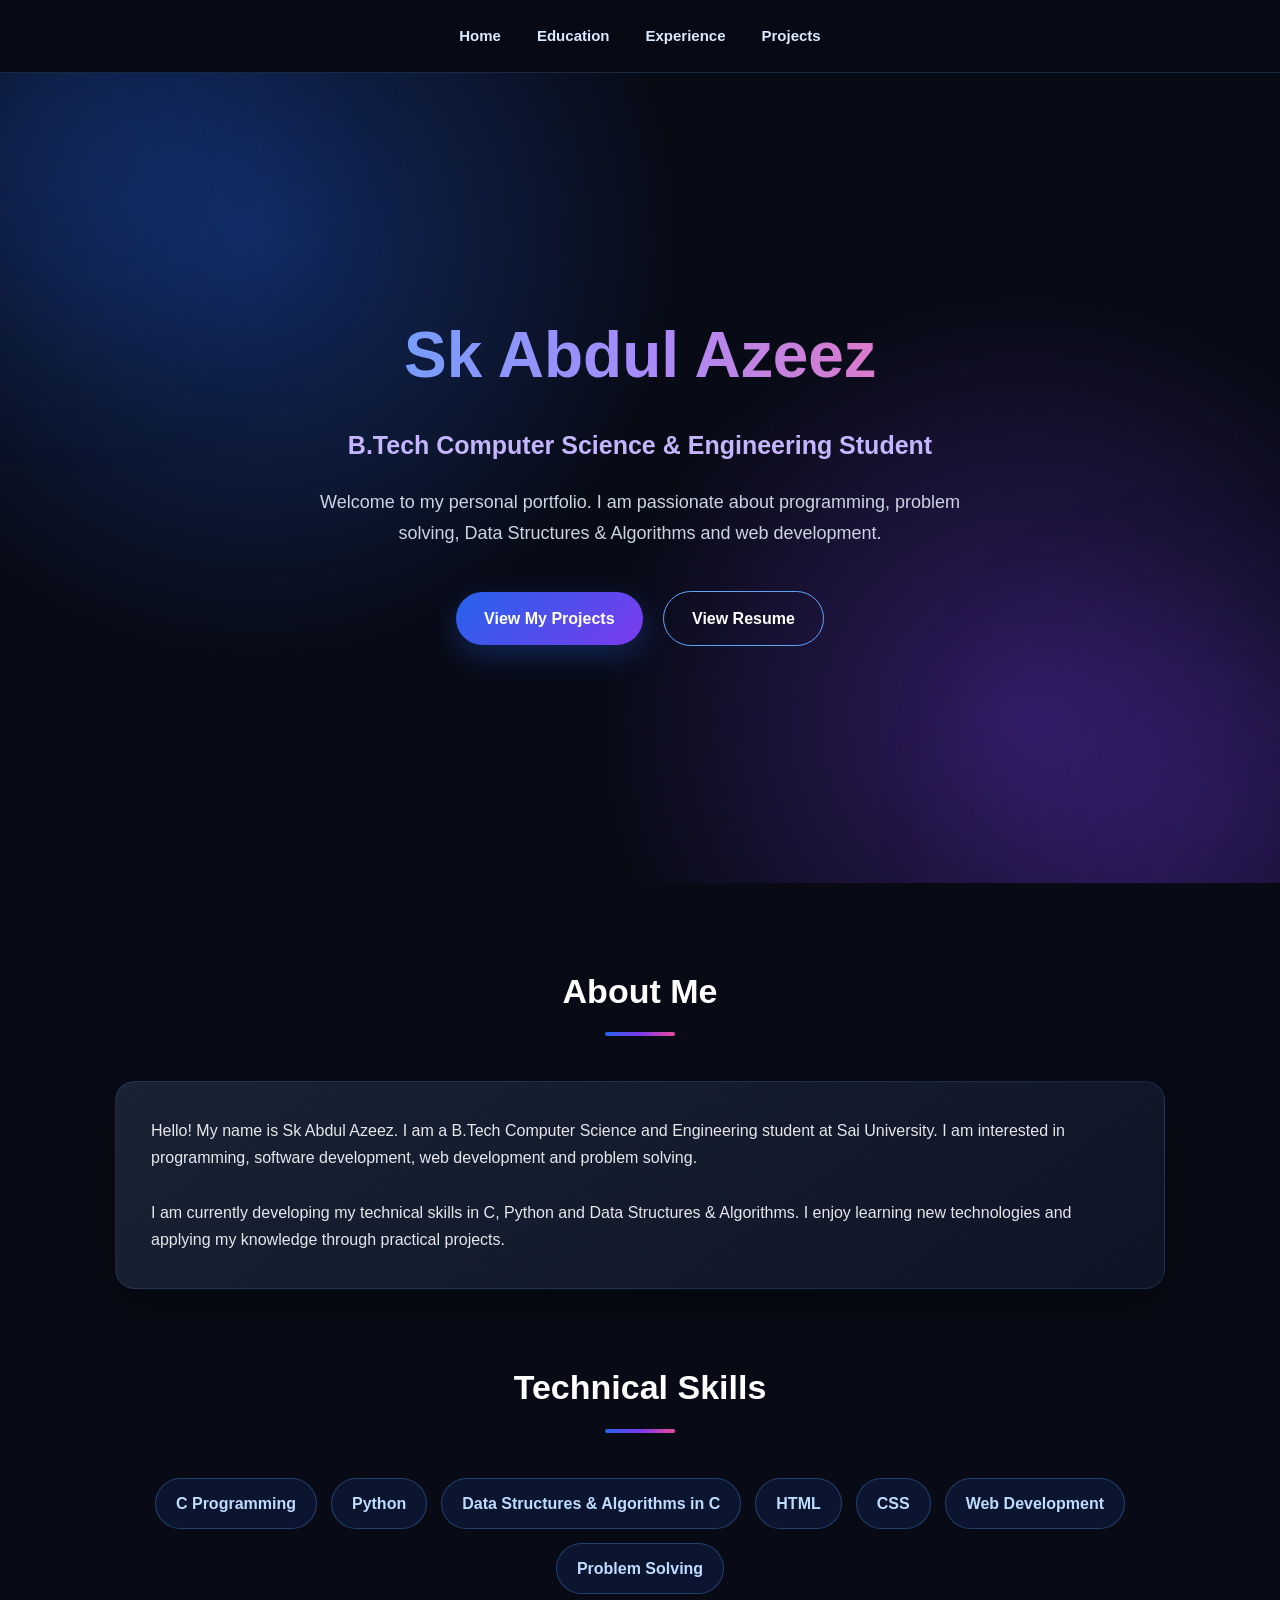
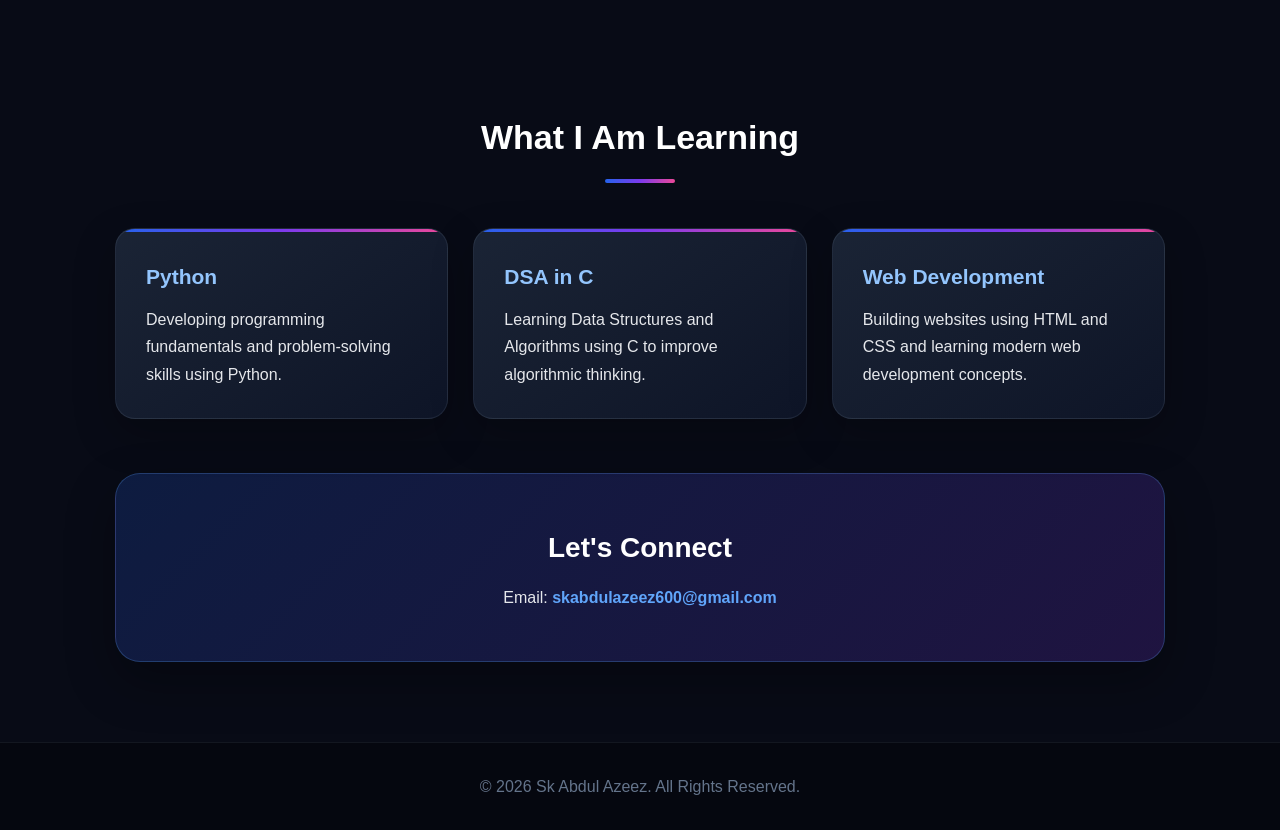
<file: index.html>
<!DOCTYPE html>
<html lang="en">

<head>
    <meta charset="UTF-8">
    <meta name="viewport" content="width=device-width, initial-scale=1.0">
    <title>Sk Abdul Azeez | Portfolio</title>

    <link rel="stylesheet" href="style.css">
</head>

<body>

    <nav>
        <a href="index.html">Home</a>
        <a href="education.html">Education</a>
        <a href="experience.html">Experience</a>
        <a href="project.html">Projects</a>
    </nav>

    <section class="hero">

        <div class="hero-content">

            <h1>Sk Abdul Azeez</h1>

            <h2>B.Tech Computer Science & Engineering Student</h2>

            <p>
                Welcome to my personal portfolio.
                I am passionate about programming, problem solving,
                Data Structures & Algorithms and web development.
            </p>

            <a href="project.html" class="btn">
                View My Projects
            </a>

            <a href="Sk_Abdul_Azeez_Resume.pdf"
               target="_blank"
               class="btn btn-outline">
                View Resume
            </a>

        </div>

    </section>


    <main>

        <section>

            <h2 class="section-title">About Me</h2>

            <div class="about">

                <p>
                    Hello! My name is Sk Abdul Azeez. I am a B.Tech
                    Computer Science and Engineering student at Sai University.
                    I am interested in programming, software development,
                    web development and problem solving.
                </p>

                <br>

                <p>
                    I am currently developing my technical skills in C,
                    Python and Data Structures & Algorithms. I enjoy learning
                    new technologies and applying my knowledge through
                    practical projects.
                </p>

            </div>

        </section>


        <section>

            <h2 class="section-title">Technical Skills</h2>

            <div class="skills">

                <span class="skill">C Programming</span>

                <span class="skill">Python</span>

                <span class="skill">
                    Data Structures & Algorithms in C
                </span>

                <span class="skill">HTML</span>

                <span class="skill">CSS</span>

                <span class="skill">Web Development</span>

                <span class="skill">Problem Solving</span>

            </div>

        </section>


        <br><br>


        <section>

            <h2 class="section-title">What I Am Learning</h2>

            <div class="card-container">

                <div class="card">

                    <h3>Python</h3>

                    <p>
                        Developing programming fundamentals and
                        problem-solving skills using Python.
                    </p>

                </div>


                <div class="card">

                    <h3>DSA in C</h3>

                    <p>
                        Learning Data Structures and Algorithms
                        using C to improve algorithmic thinking.
                    </p>

                </div>


                <div class="card">

                    <h3>Web Development</h3>

                    <p>
                        Building websites using HTML and CSS
                        and learning modern web development concepts.
                    </p>

                </div>

            </div>

        </section>


        <br><br>


        <section class="contact">

            <h2>Let's Connect</h2>

            <p>
                Email:
                <a href="mailto:skabdulazeez600@gmail.com">
                    skabdulazeez600@gmail.com
                </a>
            </p>

        </section>

    </main>


    <footer>

        <p>
            &copy; 2026 Sk Abdul Azeez. All Rights Reserved.
        </p>

    </footer>

</body>

</html>
</file>
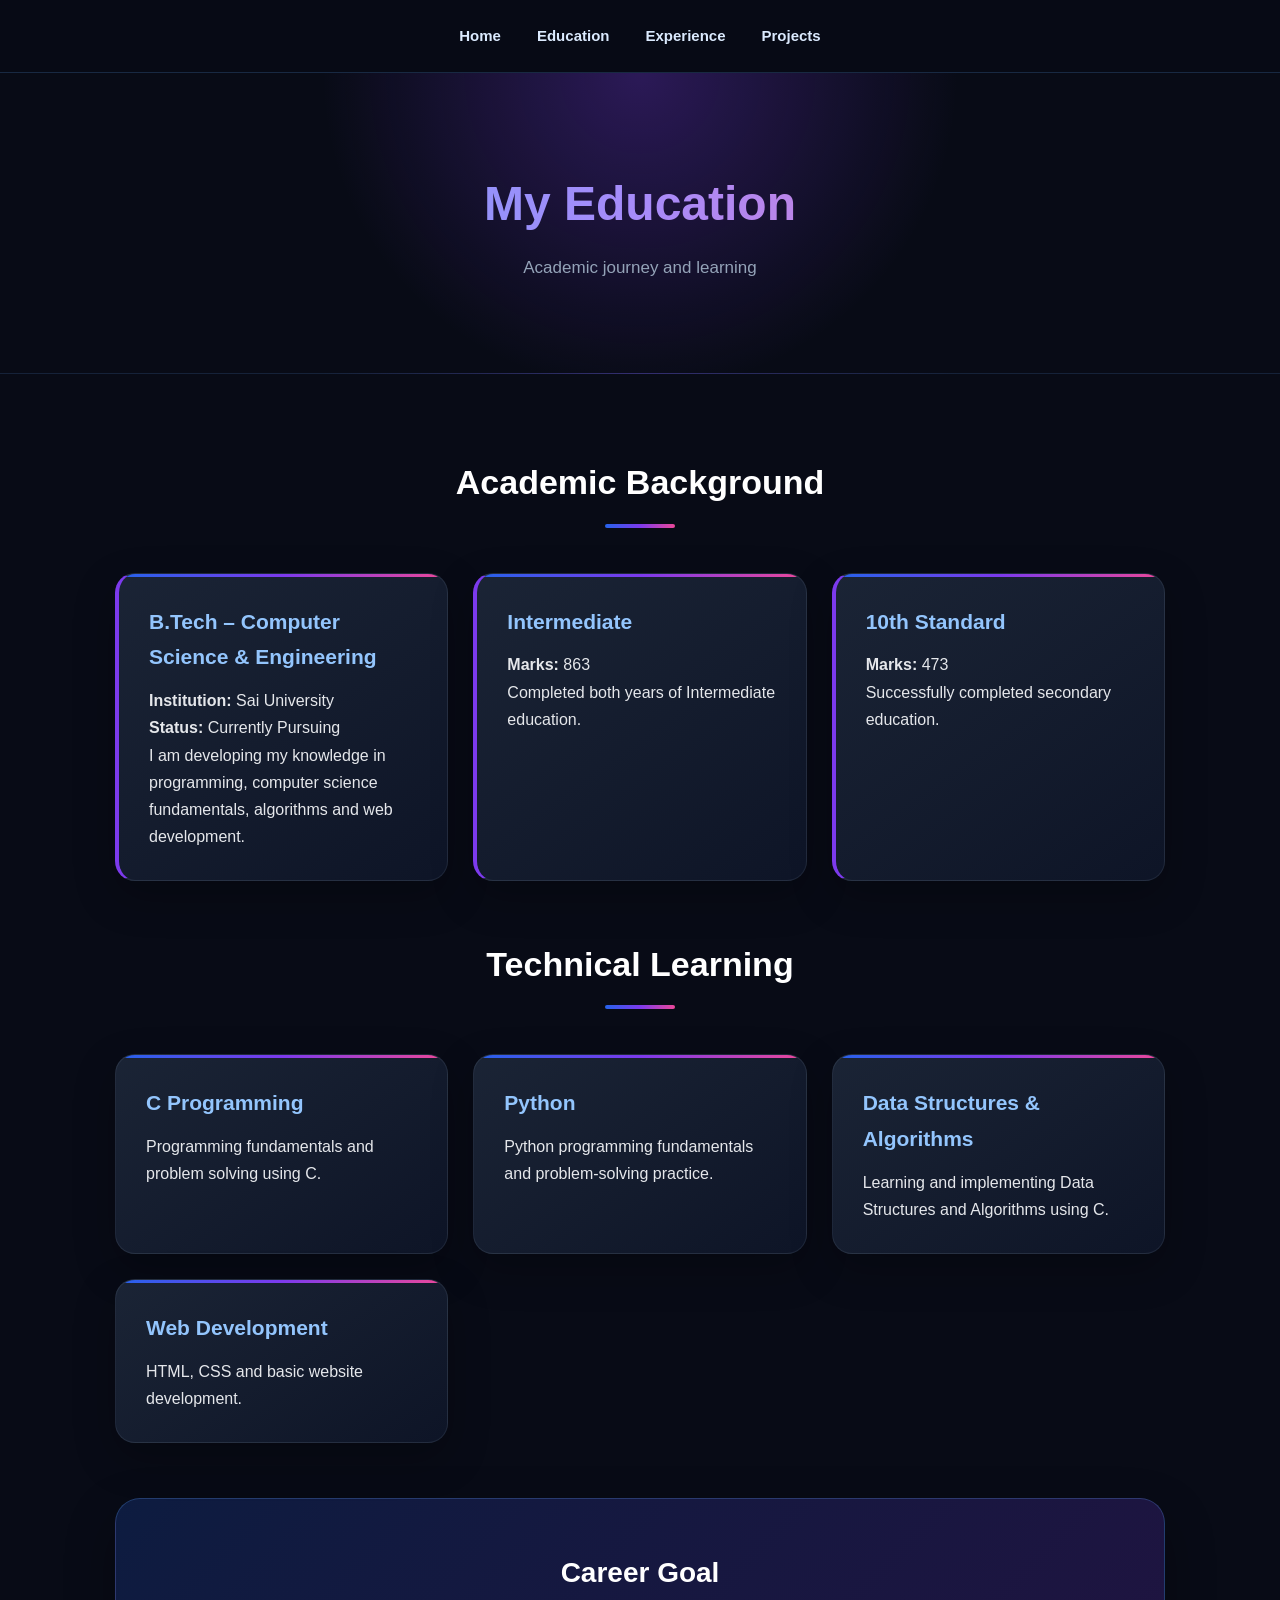
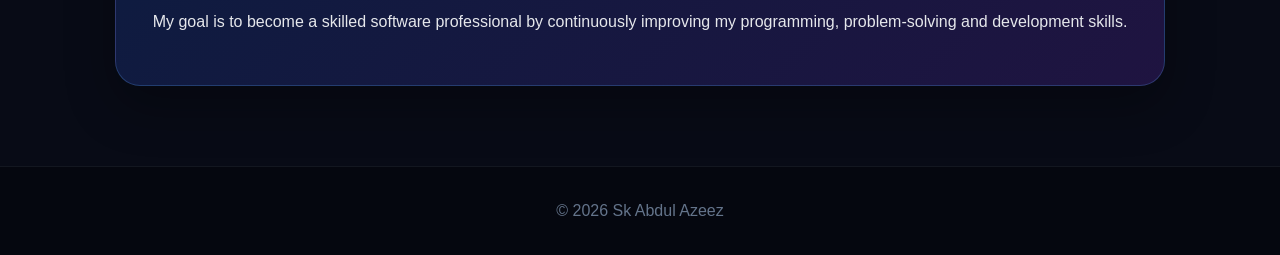
<file: education.html>
<!DOCTYPE html>
<html lang="en">

<head>

    <meta charset="UTF-8">

    <meta name="viewport"
          content="width=device-width, initial-scale=1.0">

    <title>Education | Sk Abdul Azeez</title>

    <link rel="stylesheet" href="style.css">

</head>

<body>

    <nav>

        <a href="index.html">Home</a>

        <a href="education.html">Education</a>

        <a href="experience.html">Experience</a>

        <a href="project.html">Projects</a>

    </nav>


    <header class="page-header">

        <h1>My Education</h1>

        <p>Academic journey and learning</p>

    </header>


    <main>

        <h2 class="section-title">
            Academic Background
        </h2>


        <div class="card-container">


            <div class="card education-card">

                <h3>B.Tech – Computer Science & Engineering</h3>

                <p>
                    <strong>Institution:</strong>
                    Sai University
                </p>

                <p>
                    <strong>Status:</strong>
                    Currently Pursuing
                </p>

                <p>
                    I am developing my knowledge in programming,
                    computer science fundamentals, algorithms and
                    web development.
                </p>

            </div>


            <div class="card education-card">

                <h3>Intermediate</h3>

                <p>
                    <strong>Marks:</strong>
                    863
                </p>

                <p>
                    Completed both years of Intermediate education.
                </p>

            </div>


            <div class="card education-card">

                <h3>10th Standard</h3>

                <p>
                    <strong>Marks:</strong>
                    473
                </p>

                <p>
                    Successfully completed secondary education.
                </p>

            </div>


        </div>


        <br><br>


        <h2 class="section-title">
            Technical Learning
        </h2>


        <div class="card-container">

            <div class="card">

                <h3>C Programming</h3>

                <p>
                    Programming fundamentals and problem solving
                    using C.
                </p>

            </div>


            <div class="card">

                <h3>Python</h3>

                <p>
                    Python programming fundamentals and
                    problem-solving practice.
                </p>

            </div>


            <div class="card">

                <h3>Data Structures & Algorithms</h3>

                <p>
                    Learning and implementing Data Structures
                    and Algorithms using C.
                </p>

            </div>


            <div class="card">

                <h3>Web Development</h3>

                <p>
                    HTML, CSS and basic website development.
                </p>

            </div>

        </div>


        <br><br>


        <section class="contact">

            <h2>Career Goal</h2>

            <p>
                My goal is to become a skilled software professional
                by continuously improving my programming,
                problem-solving and development skills.
            </p>

        </section>

    </main>


    <footer>

        <p>
            &copy; 2026 Sk Abdul Azeez
        </p>

    </footer>

</body>

</html>
</file>
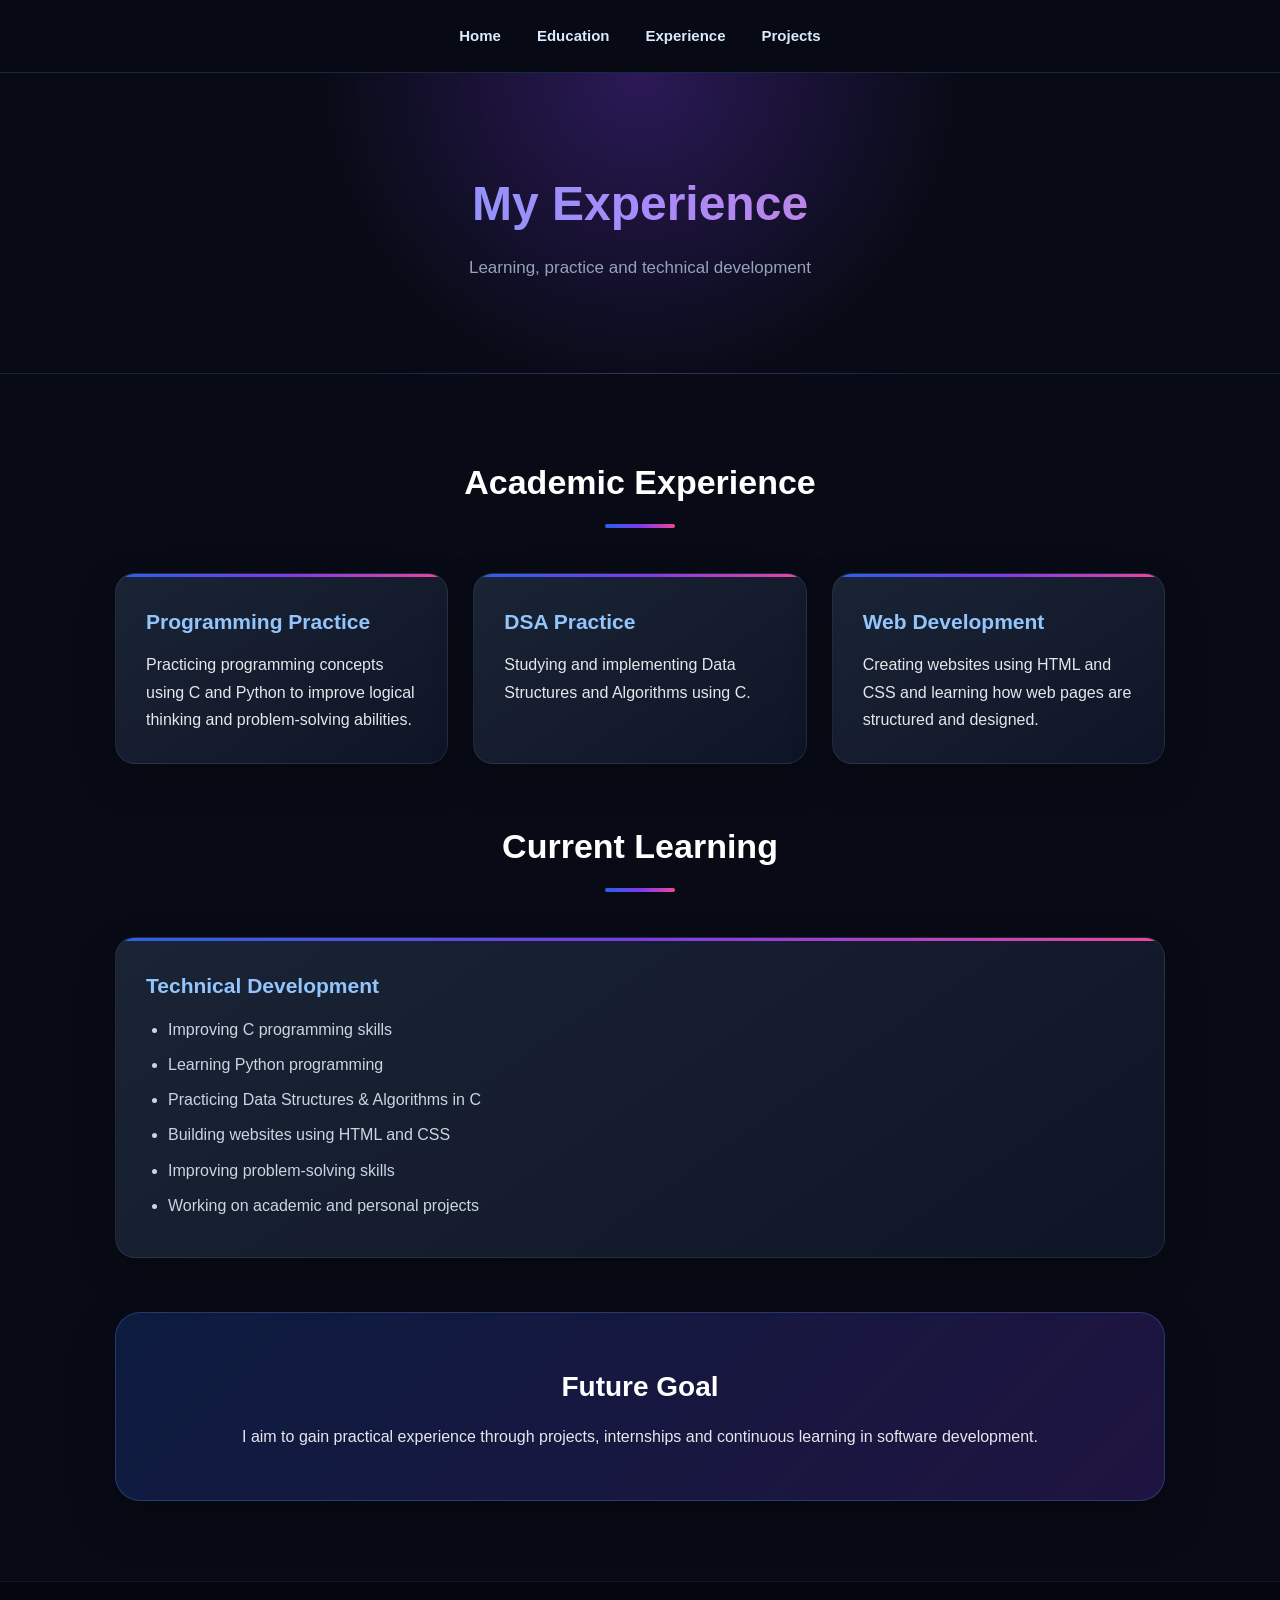
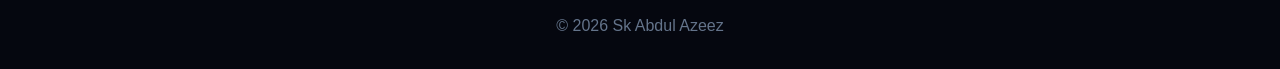
<file: experience.html>
<!DOCTYPE html>
<html lang="en">

<head>

    <meta charset="UTF-8">

    <meta name="viewport"
          content="width=device-width, initial-scale=1.0">

    <title>Experience | Sk Abdul Azeez</title>

    <link rel="stylesheet" href="style.css">

</head>

<body>

    <nav>

        <a href="index.html">Home</a>

        <a href="education.html">Education</a>

        <a href="experience.html">Experience</a>

        <a href="project.html">Projects</a>

    </nav>


    <header class="page-header">

        <h1>My Experience</h1>

        <p>Learning, practice and technical development</p>

    </header>


    <main>

        <h2 class="section-title">
            Academic Experience
        </h2>


        <div class="card-container">


            <div class="card">

                <h3>Programming Practice</h3>

                <p>
                    Practicing programming concepts using C and
                    Python to improve logical thinking and
                    problem-solving abilities.
                </p>

            </div>


            <div class="card">

                <h3>DSA Practice</h3>

                <p>
                    Studying and implementing Data Structures
                    and Algorithms using C.
                </p>

            </div>


            <div class="card">

                <h3>Web Development</h3>

                <p>
                    Creating websites using HTML and CSS and
                    learning how web pages are structured and designed.
                </p>

            </div>


        </div>


        <br><br>


        <h2 class="section-title">
            Current Learning
        </h2>


        <div class="card">

            <h3>Technical Development</h3>

            <ul>

                <li>
                    Improving C programming skills
                </li>

                <li>
                    Learning Python programming
                </li>

                <li>
                    Practicing Data Structures & Algorithms in C
                </li>

                <li>
                    Building websites using HTML and CSS
                </li>

                <li>
                    Improving problem-solving skills
                </li>

                <li>
                    Working on academic and personal projects
                </li>

            </ul>

        </div>


        <br><br>


        <section class="contact">

            <h2>Future Goal</h2>

            <p>
                I aim to gain practical experience through
                projects, internships and continuous learning
                in software development.
            </p>

        </section>

    </main>


    <footer>

        <p>
            &copy; 2026 Sk Abdul Azeez
        </p>

    </footer>

</body>

</html>
</file>
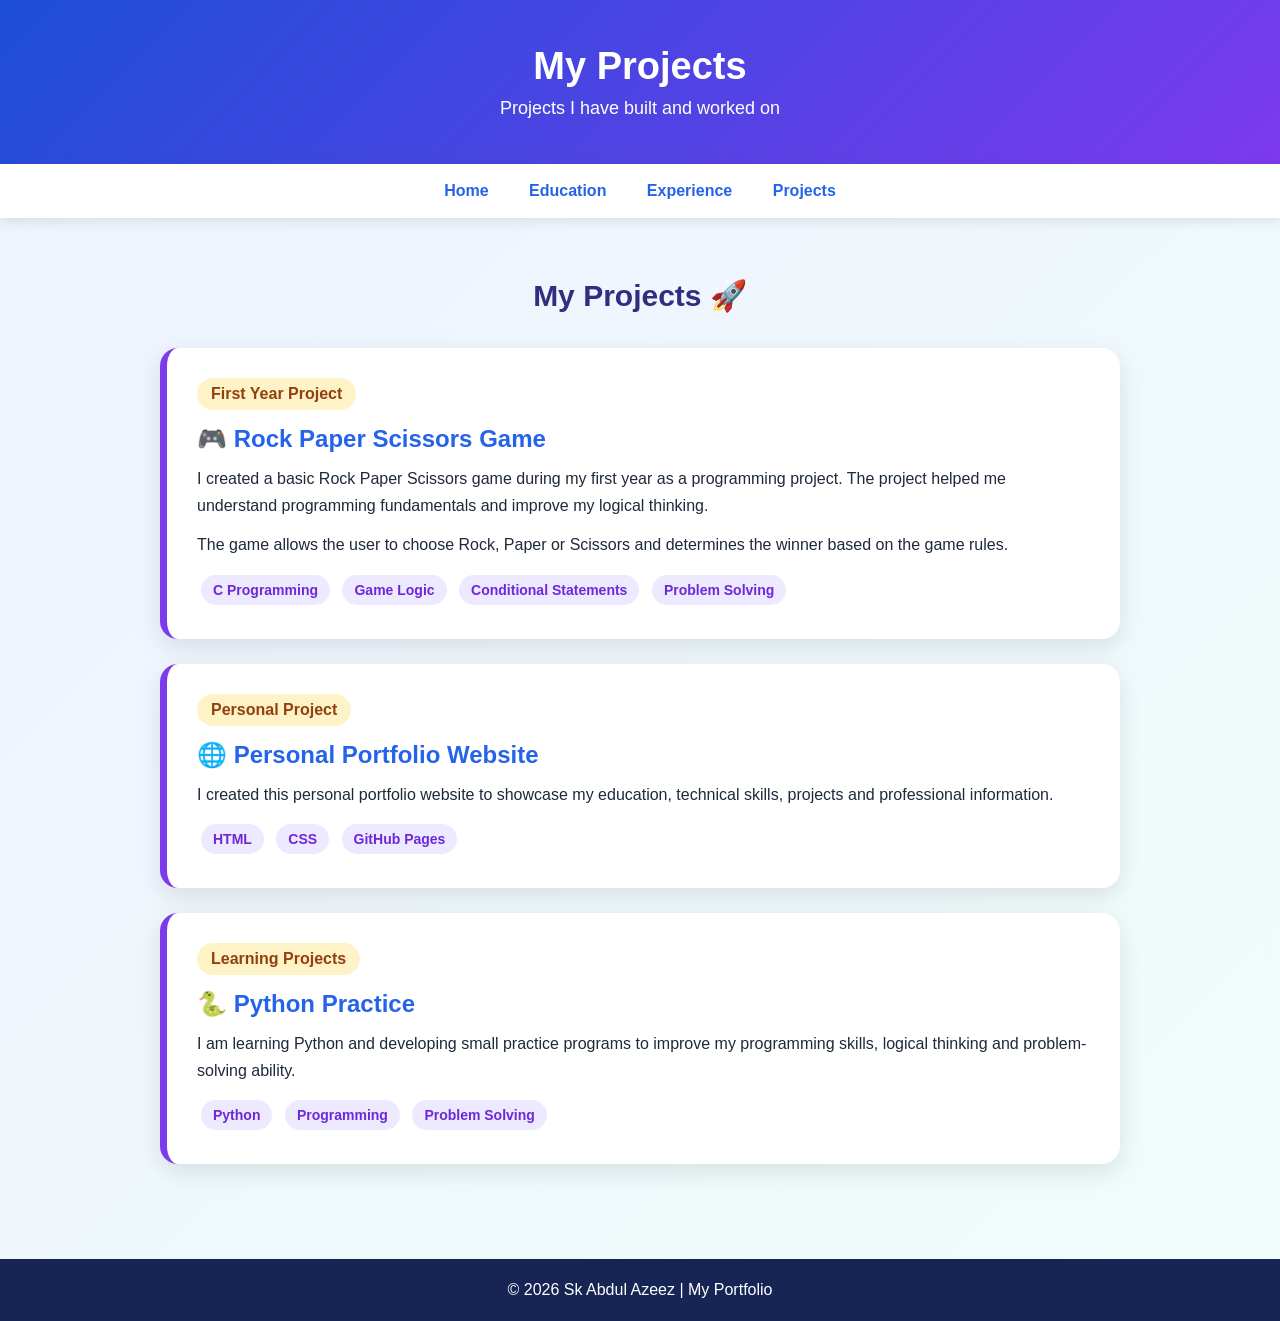
<file: project.html>
<!DOCTYPE html>
<html lang="en">
<head>
    <meta charset="UTF-8">
    <meta name="viewport" content="width=device-width, initial-scale=1.0">
    <title>Projects - Sk Abdul Azeez</title>

    <style>
        * {
            box-sizing: border-box;
            margin: 0;
            padding: 0;
        }

        body {
            font-family: Arial, sans-serif;
            background: linear-gradient(135deg, #eef2ff, #f0fdfa);
            color: #1e293b;
            min-height: 100vh;
        }

        header {
            background: linear-gradient(135deg, #1d4ed8, #7c3aed);
            color: white;
            text-align: center;
            padding: 45px 20px;
        }

        header h1 {
            font-size: 38px;
            margin-bottom: 10px;
        }

        header p {
            font-size: 18px;
        }

        nav {
            background: white;
            text-align: center;
            padding: 18px;
            box-shadow: 0 3px 12px rgba(0,0,0,0.1);
        }

        nav a {
            text-decoration: none;
            color: #2563eb;
            font-weight: bold;
            margin: 0 18px;
        }

        nav a:hover {
            color: #7c3aed;
        }

        main {
            max-width: 1000px;
            margin: 40px auto;
            padding: 20px;
        }

        .title {
            text-align: center;
            color: #312e81;
            margin-bottom: 35px;
            font-size: 30px;
        }

        .project-card {
            background: white;
            border-radius: 18px;
            padding: 30px;
            margin-bottom: 25px;
            box-shadow: 0 8px 25px rgba(0,0,0,0.1);
            border-left: 7px solid #7c3aed;
            transition: transform 0.3s;
        }

        .project-card:hover {
            transform: translateY(-5px);
        }

        .project-card h2 {
            color: #2563eb;
            margin-bottom: 12px;
        }

        .project-card p {
            line-height: 1.7;
            margin-bottom: 12px;
        }

        .year {
            display: inline-block;
            background: #fef3c7;
            color: #92400e;
            padding: 7px 14px;
            border-radius: 20px;
            font-weight: bold;
            margin-bottom: 15px;
        }

        .tech {
            display: inline-block;
            background: #ede9fe;
            color: #6d28d9;
            padding: 7px 12px;
            border-radius: 15px;
            margin: 4px;
            font-size: 14px;
            font-weight: bold;
        }

        footer {
            text-align: center;
            background: #172554;
            color: white;
            padding: 22px;
            margin-top: 50px;
        }

        @media (max-width: 600px) {
            nav a {
                display: block;
                margin: 10px;
            }

            header h1 {
                font-size: 30px;
            }
        }
    </style>
</head>

<body>

    <header>
        <h1>My Projects</h1>
        <p>Projects I have built and worked on</p>
    </header>

    <nav>
        <a href="index.html">Home</a>
        <a href="education.html">Education</a>
        <a href="experience.html">Experience</a>
        <a href="project.html">Projects</a>
    </nav>

    <main>

        <h2 class="title">My Projects 🚀</h2>

        <div class="project-card">
            <span class="year">First Year Project</span>

            <h2>🎮 Rock Paper Scissors Game</h2>

            <p>
                I created a basic Rock Paper Scissors game during my first year
                as a programming project. The project helped me understand
                programming fundamentals and improve my logical thinking.
            </p>

            <p>
                The game allows the user to choose Rock, Paper or Scissors and
                determines the winner based on the game rules.
            </p>

            <span class="tech">C Programming</span>
            <span class="tech">Game Logic</span>
            <span class="tech">Conditional Statements</span>
            <span class="tech">Problem Solving</span>
        </div>

        <div class="project-card">
            <span class="year">Personal Project</span>

            <h2>🌐 Personal Portfolio Website</h2>

            <p>
                I created this personal portfolio website to showcase my
                education, technical skills, projects and professional
                information.
            </p>

            <span class="tech">HTML</span>
            <span class="tech">CSS</span>
            <span class="tech">GitHub Pages</span>
        </div>

        <div class="project-card">
            <span class="year">Learning Projects</span>

            <h2>🐍 Python Practice</h2>

            <p>
                I am learning Python and developing small practice programs
                to improve my programming skills, logical thinking and
                problem-solving ability.
            </p>

            <span class="tech">Python</span>
            <span class="tech">Programming</span>
            <span class="tech">Problem Solving</span>
        </div>

    </main>

    <footer>
        <p>&copy; 2026 Sk Abdul Azeez | My Portfolio</p>
    </footer>

</body>
</html>
</file>
<file: style.css>
/* =========================================
   MODERN DEVELOPER PORTFOLIO
   Sk Abdul Azeez
========================================= */

* {
    margin: 0;
    padding: 0;
    box-sizing: border-box;
}

html {
    scroll-behavior: smooth;
}

body {
    font-family: "Segoe UI", Arial, sans-serif;
    background: #080b16;
    color: #e5e7eb;
    line-height: 1.7;
}


/* =========================================
   NAVIGATION
========================================= */

nav {
    position: sticky;
    top: 0;
    z-index: 1000;

    display: flex;
    justify-content: center;
    align-items: center;
    flex-wrap: wrap;

    padding: 18px 20px;

    background: rgba(8, 11, 22, 0.85);
    backdrop-filter: blur(15px);

    border-bottom: 1px solid rgba(96, 165, 250, 0.2);
}

nav a {
    color: #dbeafe;
    text-decoration: none;

    font-weight: 600;
    font-size: 15px;

    margin: 5px 18px;

    transition: 0.3s;
}

nav a:hover {
    color: #60a5fa;
    transform: translateY(-2px);
}


/* =========================================
   HERO SECTION
========================================= */

.hero {
    min-height: 90vh;

    display: flex;
    justify-content: center;
    align-items: center;

    text-align: center;

    padding: 80px 20px;

    position: relative;
    overflow: hidden;

    background:
        radial-gradient(
            circle at 20% 20%,
            rgba(37, 99, 235, 0.35),
            transparent 35%
        ),
        radial-gradient(
            circle at 80% 80%,
            rgba(124, 58, 237, 0.35),
            transparent 35%
        ),
        #080b16;
}


/* glowing circles */

.hero::before {
    content: "";

    position: absolute;

    width: 350px;
    height: 350px;

    border-radius: 50%;

    background: rgba(37, 99, 235, 0.15);

    filter: blur(80px);

    top: -100px;
    left: -100px;
}

.hero::after {
    content: "";

    position: absolute;

    width: 350px;
    height: 350px;

    border-radius: 50%;

    background: rgba(124, 58, 237, 0.15);

    filter: blur(80px);

    bottom: -100px;
    right: -100px;
}


.hero-content {
    position: relative;
    z-index: 2;

    max-width: 850px;
}


/* =========================================
   HERO TEXT
========================================= */

.hero h1 {
    font-size: 64px;

    font-weight: 800;

    margin-bottom: 15px;

    background:
        linear-gradient(
            90deg,
            #60a5fa,
            #a78bfa,
            #f472b6
        );

    -webkit-background-clip: text;
    -webkit-text-fill-color: transparent;
}

.hero h2 {
    font-size: 25px;

    color: #c4b5fd;

    margin-bottom: 20px;
}

.hero p {
    font-size: 18px;

    color: #cbd5e1;

    max-width: 700px;

    margin: auto;

    margin-bottom: 35px;
}


/* =========================================
   BUTTONS
========================================= */

.btn {
    display: inline-block;

    padding: 13px 28px;

    margin: 8px;

    border-radius: 30px;

    text-decoration: none;

    font-weight: 700;

    color: white;

    background:
        linear-gradient(
            135deg,
            #2563eb,
            #7c3aed
        );

    box-shadow:
        0 10px 30px rgba(37, 99, 235, 0.3);

    transition: 0.3s;
}

.btn:hover {
    transform: translateY(-5px);

    box-shadow:
        0 15px 40px rgba(124, 58, 237, 0.45);
}

.btn-outline {
    background: transparent;

    border: 1px solid #60a5fa;

    box-shadow: none;
}

.btn-outline:hover {
    background: #2563eb;

    border-color: #2563eb;
}


/* =========================================
   MAIN
========================================= */

main {
    max-width: 1100px;

    margin: auto;

    padding: 80px 25px;
}


/* =========================================
   SECTION TITLE
========================================= */

.section-title {
    text-align: center;

    font-size: 34px;

    color: white;

    margin-bottom: 45px;
}

.section-title::after {
    content: "";

    display: block;

    width: 70px;
    height: 4px;

    margin: 12px auto;

    border-radius: 10px;

    background:
        linear-gradient(
            90deg,
            #2563eb,
            #7c3aed,
            #ec4899
        );
}


/* =========================================
   ABOUT
========================================= */

.about {
    padding: 35px;

    border-radius: 20px;

    background:
        linear-gradient(
            145deg,
            rgba(30, 41, 59, 0.8),
            rgba(15, 23, 42, 0.8)
        );

    border: 1px solid rgba(96, 165, 250, 0.15);

    box-shadow:
        0 20px 50px rgba(0, 0, 0, 0.3);

    margin-bottom: 70px;
}


/* =========================================
   CARD GRID
========================================= */

.card-container {
    display: grid;

    grid-template-columns:
        repeat(auto-fit, minmax(260px, 1fr));

    gap: 25px;
}


/* =========================================
   CARDS
========================================= */

.card {
    position: relative;

    padding: 30px;

    border-radius: 20px;

    background:
        linear-gradient(
            145deg,
            rgba(30, 41, 59, 0.85),
            rgba(15, 23, 42, 0.85)
        );

    border: 1px solid rgba(148, 163, 184, 0.12);

    box-shadow:
        0 15px 40px rgba(0, 0, 0, 0.25);

    transition: 0.35s;

    overflow: hidden;
}

.card::before {
    content: "";

    position: absolute;

    top: 0;
    left: 0;

    width: 100%;
    height: 3px;

    background:
        linear-gradient(
            90deg,
            #2563eb,
            #7c3aed,
            #ec4899
        );
}

.card:hover {
    transform: translateY(-10px);

    border-color: rgba(96, 165, 250, 0.4);

    box-shadow:
        0 25px 60px rgba(37, 99, 235, 0.15);
}

.card h3 {
    color: #93c5fd;

    margin-bottom: 12px;

    font-size: 21px;
}


/* =========================================
   SKILLS
========================================= */

.skills {
    display: flex;

    flex-wrap: wrap;

    justify-content: center;

    gap: 14px;

    margin-bottom: 60px;
}

.skill {
    padding: 11px 20px;

    border-radius: 30px;

    color: #bfdbfe;

    background:
        rgba(37, 99, 235, 0.12);

    border: 1px solid rgba(96, 165, 250, 0.3);

    font-weight: 600;

    transition: 0.3s;
}

.skill:hover {
    color: white;

    background:
        linear-gradient(
            135deg,
            #2563eb,
            #7c3aed
        );

    transform: translateY(-4px) scale(1.04);

    box-shadow:
        0 8px 25px rgba(37, 99, 235, 0.3);
}


/* =========================================
   PROJECTS
========================================= */

.project-card {
    position: relative;

    overflow: hidden;
}

.project-number {
    position: absolute;

    right: 20px;
    top: 15px;

    font-size: 42px;

    font-weight: 800;

    color: rgba(96, 165, 250, 0.08);
}


/* =========================================
   PAGE HEADER
========================================= */

.page-header {
    text-align: center;

    padding: 90px 20px;

    background:
        radial-gradient(
            circle at 50% 0%,
            rgba(124, 58, 237, 0.3),
            transparent 45%
        ),
        #080b16;

    border-bottom:
        1px solid rgba(96, 165, 250, 0.15);
}

.page-header h1 {
    font-size: 48px;

    font-weight: 800;

    background:
        linear-gradient(
            90deg,
            #60a5fa,
            #a78bfa,
            #f472b6
        );

    -webkit-background-clip: text;
    -webkit-text-fill-color: transparent;
}

.page-header p {
    color: #94a3b8;

    font-size: 17px;

    margin-top: 10px;
}


/* =========================================
   CONTACT
========================================= */

.contact {
    text-align: center;

    padding: 50px 30px;

    border-radius: 25px;

    background:
        linear-gradient(
            135deg,
            rgba(37, 99, 235, 0.2),
            rgba(124, 58, 237, 0.2)
        );

    border:
        1px solid rgba(96, 165, 250, 0.25);

    box-shadow:
        0 20px 50px rgba(0, 0, 0, 0.3);
}

.contact h2 {
    color: white;

    font-size: 28px;

    margin-bottom: 12px;
}

.contact a {
    color: #60a5fa;

    font-weight: bold;

    text-decoration: none;
}

.contact a:hover {
    color: #c4b5fd;
}


/* =========================================
   FOOTER
========================================= */

footer {
    text-align: center;

    padding: 30px;

    background: #05070f;

    color: #64748b;

    border-top:
        1px solid rgba(148, 163, 184, 0.1);
}


/* =========================================
   EDUCATION
========================================= */

.education-card {
    border-left: 4px solid #7c3aed;
}


/* =========================================
   LIST
========================================= */

ul {
    padding-left: 22px;
}

li {
    margin-bottom: 8px;

    color: #cbd5e1;
}


/* =========================================
   ANIMATION
========================================= */

@keyframes fadeUp {

    from {
        opacity: 0;
        transform: translateY(25px);
    }

    to {
        opacity: 1;
        transform: translateY(0);
    }

}

.hero-content {
    animation: fadeUp 1s ease;
}


/* =========================================
   MOBILE
========================================= */

@media (max-width: 700px) {

    nav {
        padding: 14px 8px;
    }

    nav a {
        margin: 5px 9px;

        font-size: 14px;
    }

    .hero {
        min-height: 80vh;

        padding: 60px 20px;
    }

    .hero h1 {
        font-size: 42px;
    }

    .hero h2 {
        font-size: 20px;
    }

    .hero p {
        font-size: 16px;
    }

    .page-header {
        padding: 65px 20px;
    }

    .page-header h1 {
        font-size: 36px;
    }

    main {
        padding: 55px 18px;
    }

    .section-title {
        font-size: 29px;
    }

    .card {
        padding: 25px;
    }

}
</file>
